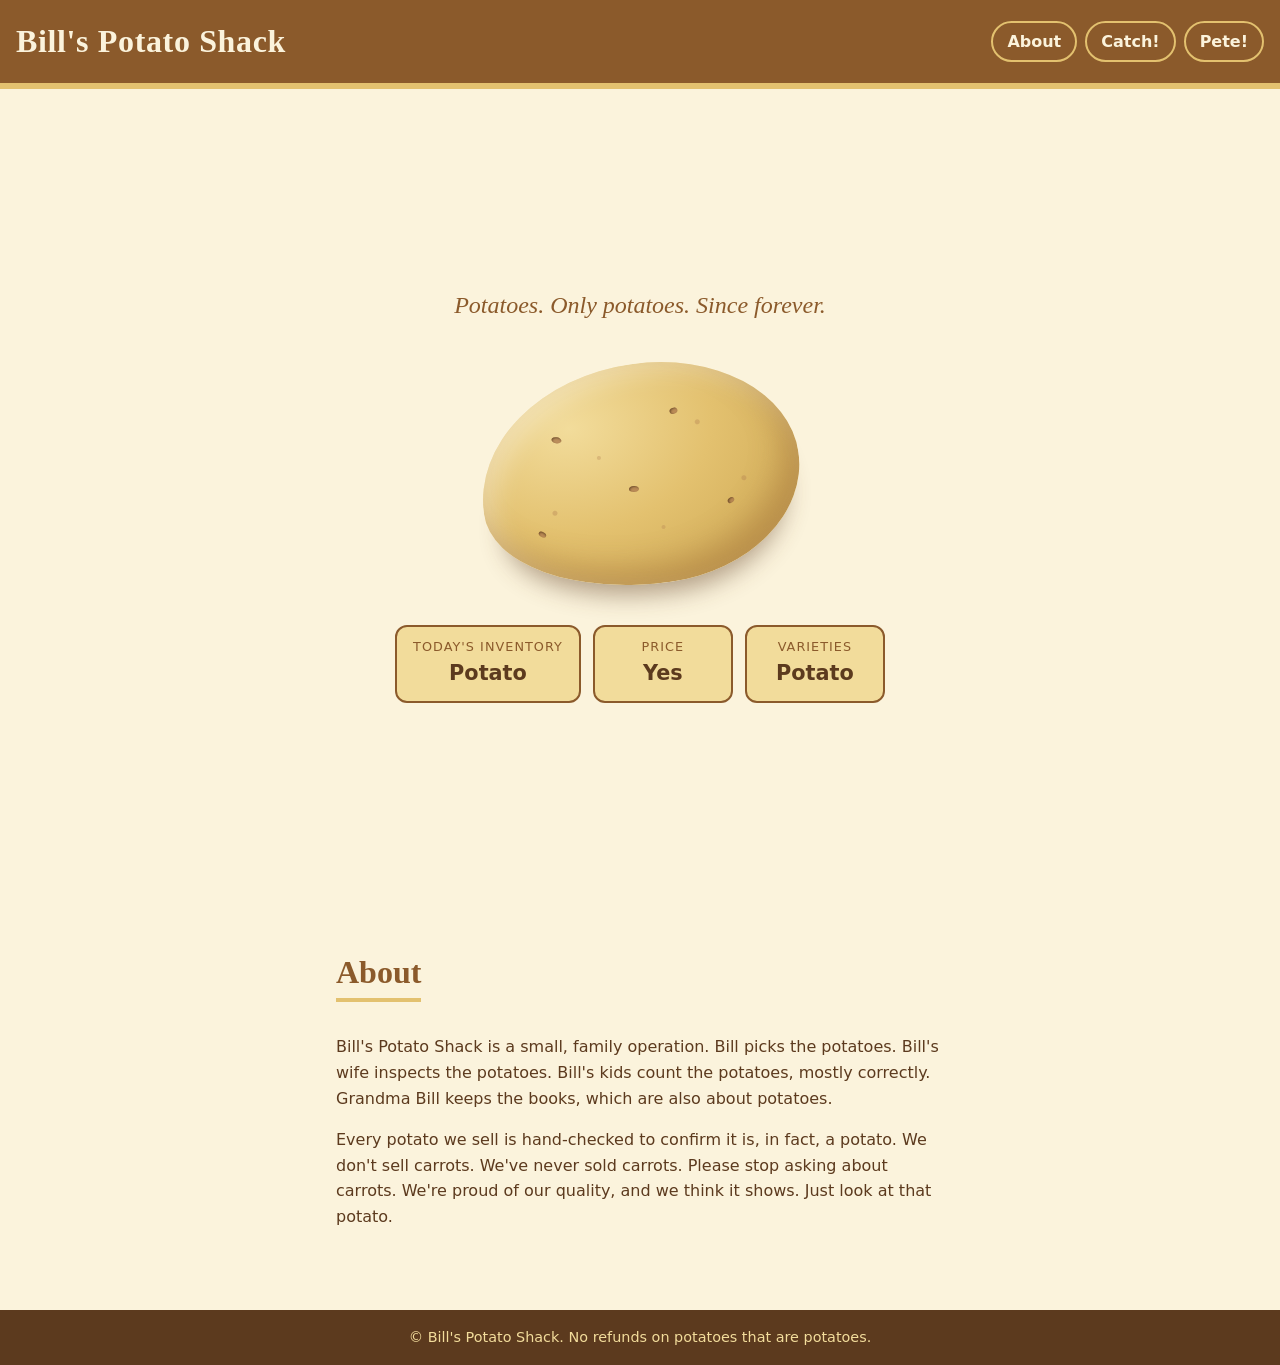
<file: index.html>
<!doctype html>
<html lang="en">
<head>
  <meta charset="utf-8">
  <meta name="viewport" content="width=device-width, initial-scale=1">
  <title>Bill's Potato Shack</title>
  <meta name="description" content="Bill's Potato Shack. We sell potatoes. Only potatoes. Proudly family-run.">
  <meta name="theme-color" content="#E3C16F">
  <link rel="icon" href="data:image/svg+xml,<svg xmlns='http://www.w3.org/2000/svg' viewBox='0 0 100 100'><text y='.9em' font-size='90'>🥔</text></svg>">
  <link rel="stylesheet" href="style.css?v=4">
</head>
<body>
  <header class="site-header">
    <a class="wordmark" href="#top">Bill's Potato Shack</a>
    <nav><a href="#about">About</a><a href="catch/index.html">Catch!</a><a href="pete/index.html">Pete!</a></nav>
  </header>

  <main id="top">
    <section class="hero">
      <p class="tagline">Potatoes. Only potatoes. Since forever.</p>

      <div class="potato" role="img" aria-label="A Yukon Gold potato">
        <span class="eye e1"></span>
        <span class="eye e2"></span>
        <span class="eye e3"></span>
        <span class="eye e4"></span>
        <span class="eye e5"></span>
      </div>

      <dl class="inventory">
        <div><dt>Today's Inventory</dt><dd>Potato</dd></div>
        <div><dt>Price</dt><dd>Yes</dd></div>
        <div><dt>Varieties</dt><dd>Potato</dd></div>
      </dl>
    </section>

    <section id="about" class="about">
      <h2>About</h2>
      <p>
        Bill's Potato Shack is a small, family operation. Bill picks the potatoes.
        Bill's wife inspects the potatoes. Bill's kids count the potatoes, mostly correctly.
        Grandma Bill keeps the books, which are also about potatoes.
      </p>
      <p>
        Every potato we sell is hand-checked to confirm it is, in fact, a potato.
        We don't sell carrots. We've never sold carrots. Please stop asking about carrots.
        We're proud of our quality, and we think it shows. Just look at that potato.
      </p>
    </section>
  </main>

  <footer class="site-footer">
    <p>&copy; Bill's Potato Shack. No refunds on potatoes that are potatoes.</p>
  </footer>
</body>
</html>
</file>
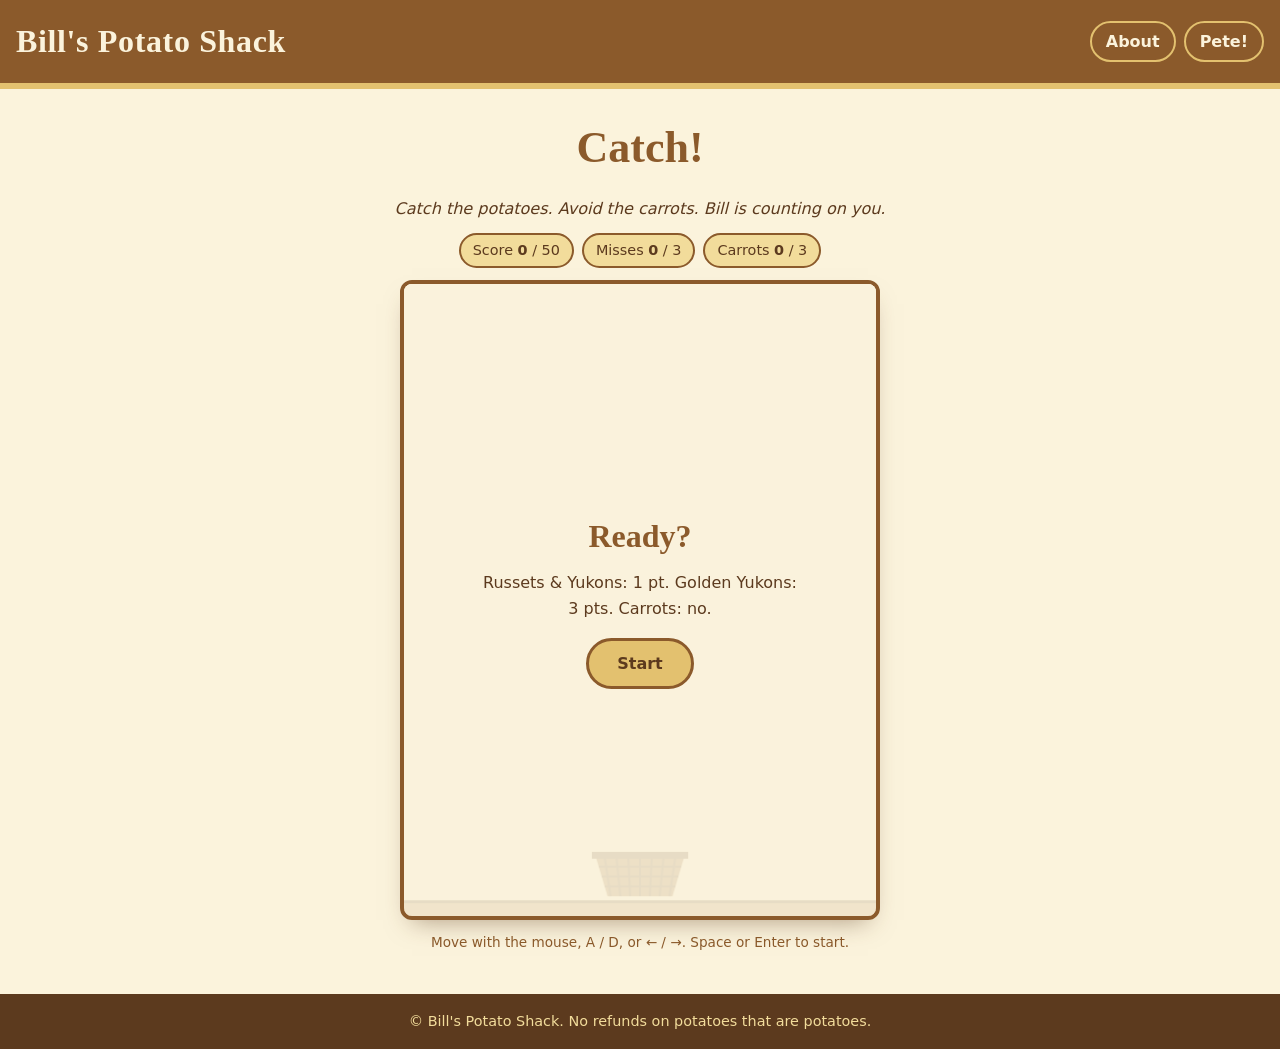
<file: catch/index.html>
<!doctype html>
<html lang="en">
<head>
  <meta charset="utf-8">
  <meta name="viewport" content="width=device-width, initial-scale=1">
  <title>Catch | Bill's Potato Shack</title>
  <meta name="description" content="Catch potatoes. Avoid carrots. A Bill's Potato Shack game.">
  <meta name="theme-color" content="#E3C16F">
  <link rel="icon" href="data:image/svg+xml,<svg xmlns='http://www.w3.org/2000/svg' viewBox='0 0 100 100'><text y='.9em' font-size='90'>�</text></svg>">
  <link rel="stylesheet" href="../style.css?v=4">
  <script src="game.js?v=3" defer></script>
</head>
<body>
  <header class="site-header">
    <a class="wordmark" href="../index.html">Bill's Potato Shack</a>
    <nav><a href="../#about">About</a><a href="../pete/index.html">Pete!</a></nav>
  </header>

  <main class="catch">
    <h1>Catch!</h1>
    <p class="catch-intro">Catch the potatoes. Avoid the carrots. Bill is counting on you.</p>

    <div class="hud" aria-live="polite">
      <span>Score <b id="score">0</b> / 50</span>
      <span>Misses <b id="misses">0</b> / 3</span>
      <span>Carrots <b id="carrots">0</b> / 3</span>
    </div>

    <div class="stage">
      <canvas id="game" aria-label="Catch game: move the basket to catch falling potatoes and avoid carrots"></canvas>
      <div class="overlay" id="overlay">
        <p class="overlay-title" id="overlay-title">Ready?</p>
        <p class="overlay-text" id="overlay-text">Russets &amp; Yukons: 1 pt. Golden Yukons: 3 pts. Carrots: no.</p>
        <button type="button" id="start">Start</button>
      </div>
    </div>

    <p class="controls-hint">
      <span class="hint-desktop">Move with the mouse, A / D, or &larr; / &rarr;. Space or Enter to start.</span>
      <span class="hint-touch">Drag anywhere on the field to move the basket.</span>
    </p>
  </main>

  <footer class="site-footer">
    <p>&copy; Bill's Potato Shack. No refunds on potatoes that are potatoes.</p>
  </footer>
</body>
</html>
</file>
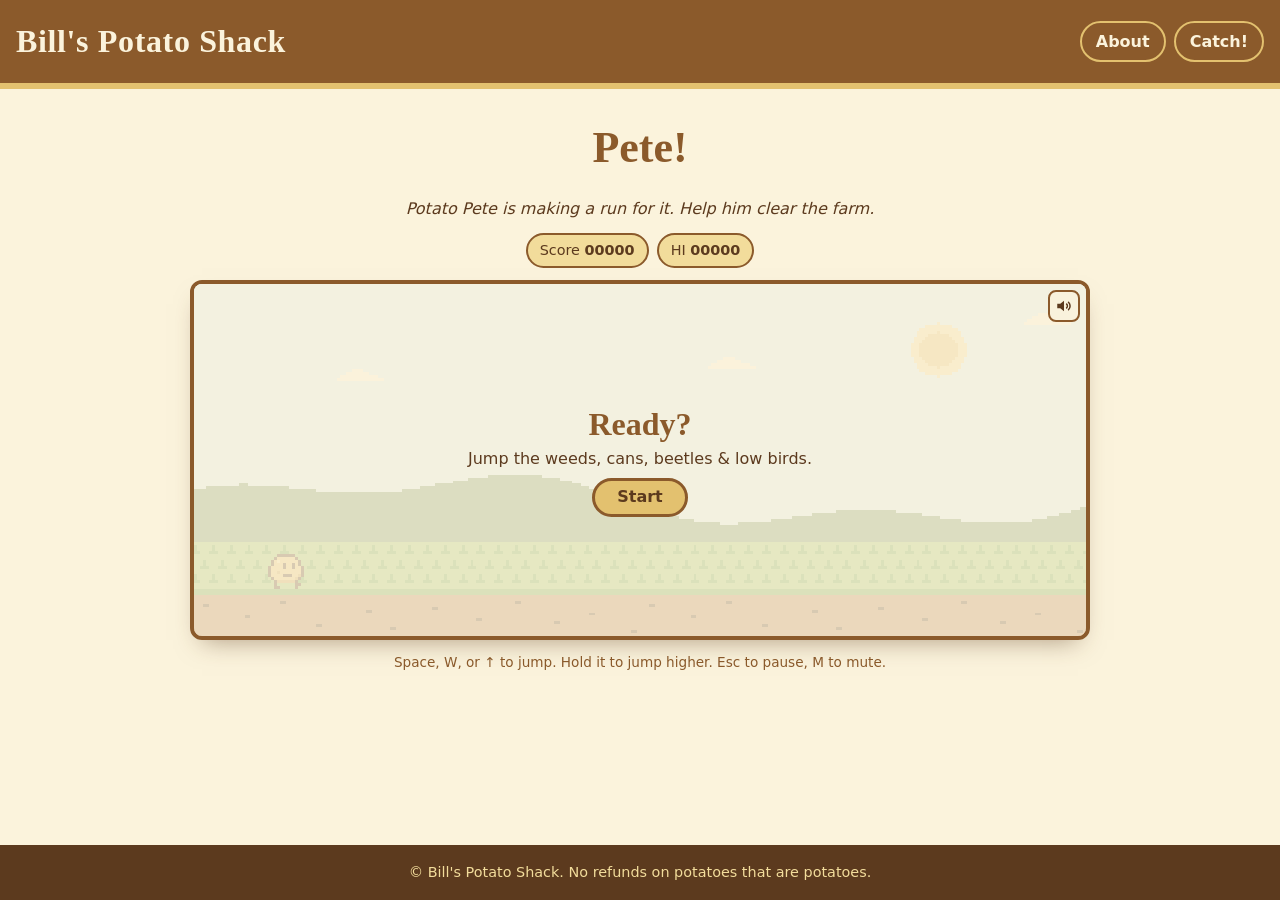
<file: pete/index.html>
<!doctype html>
<html lang="en">
<head>
  <meta charset="utf-8">
  <meta name="viewport" content="width=device-width, initial-scale=1">
  <title>Pete | Bill's Potato Shack</title>
  <meta name="description" content="Potato Pete is making a run for it. A Bill's Potato Shack game.">
  <meta name="theme-color" content="#E3C16F">
  <link rel="icon" href="data:image/svg+xml,<svg xmlns='http://www.w3.org/2000/svg' viewBox='0 0 100 100'><text y='.9em' font-size='90'>🥔</text></svg>">
  <link rel="stylesheet" href="../style.css?v=6">
  <script src="game.js?v=8" defer></script>
</head>
<body>
  <header class="site-header">
    <a class="wordmark" href="../index.html">Bill's Potato Shack</a>
    <nav><a href="../#about">About</a><a href="../catch/index.html">Catch!</a></nav>
  </header>

  <main class="game-page">
    <h1>Pete!</h1>
    <p class="game-intro">Potato Pete is making a run for it. Help him clear the farm.</p>

    <div class="hud" aria-live="off">
      <span>Score <b id="score">00000</b></span>
      <span>HI <b id="hi">00000</b></span>
    </div>

    <div class="stage pete-stage">
      <canvas id="game" aria-label="Pete game: jump Potato Pete over weeds, herbicide cans, beetles and low-flying birds"></canvas>
      <button type="button" class="pause-btn" id="pause" aria-label="Pause" hidden></button>
      <div class="overlay" id="overlay">
        <p class="overlay-title" id="overlay-title">Ready?</p>
        <p class="overlay-text" id="overlay-text">Jump the weeds, cans, beetles &amp; low birds.</p>
        <button type="button" id="start">Start</button>
      </div>
      <button type="button" class="mute-btn" id="mute" aria-label="Mute sound" aria-pressed="false">
        <svg viewBox="0 0 24 24" width="18" height="18" aria-hidden="true" focusable="false">
          <path d="M3 9h4l5-4v14l-5-4H3z" fill="currentColor"/>
          <g class="mute-on" fill="none" stroke="currentColor" stroke-width="2" stroke-linecap="round">
            <path d="M15.5 9.5a3.5 3.5 0 0 1 0 5"/><path d="M18 7a7 7 0 0 1 0 10"/>
          </g>
          <g class="mute-off" fill="none" stroke="currentColor" stroke-width="2" stroke-linecap="round">
            <path d="M15 9l6 6M21 9l-6 6"/>
          </g>
        </svg>
      </button>
    </div>

    <button type="button" class="jump-btn" id="jump" aria-label="Start">Start</button>

    <p class="controls-hint">
      <span class="hint-desktop">Space, W, or &uarr; to jump. Hold it to jump higher. Esc to pause, M to mute.</span>
      <span class="hint-touch">Tap Jump (or the field) to jump. Hold to jump higher. Tap &#10074;&#10074; to pause.</span>
    </p>
  </main>

  <footer class="site-footer">
    <p>&copy; Bill's Potato Shack. No refunds on potatoes that are potatoes.</p>
  </footer>
</body>
</html>
</file>
<file: style.css>
:root {
  /* Yukon Gold skin */
  --yukon: #E3C16F;
  --yukon-light: #F2DC9B;
  --yukon-dark: #C9A24D;
  /* Russet skin */
  --russet: #8B5A2B;
  --russet-light: #B07D4F;
  --russet-dark: #5C3A1E;
  /* Potato flesh */
  --cream: #FBF3DC;
  /* The enemy */
  --carrot: #ED7D31;
  --carrot-top: #5B8C2A;
  /* Farmland (Pete) */
  --leaf: #6BA34A;
  --leaf-light: #9CC46A;
  --leaf-dark: #3F6E2A;
  --sky-day: #D9EEF2;
  --sky-night: #46507A;
  --arid: #D9B97A;
  --arid-dark: #A07C45;
  --poison: #B23A3A;
}

*, *::before, *::after { box-sizing: border-box; }

html { scroll-behavior: smooth; }

body {
  margin: 0;
  min-height: 100svh;
  display: flex;
  flex-direction: column;
  background: var(--cream);
  color: var(--russet-dark);
  font-family: system-ui, -apple-system, "Segoe UI", Roboto, sans-serif;
  line-height: 1.6;
}

a { color: var(--russet); }
a:hover, a:focus-visible { color: var(--russet-dark); }

/* Header */
.site-header {
  display: flex;
  flex-wrap: wrap;
  gap: 8px 24px;
  align-items: center;
  justify-content: space-between;
  padding: 16px;
  background: var(--russet);
  border-bottom: 6px solid var(--yukon);
}
.site-header a { color: var(--cream); text-decoration: none; }
.wordmark {
  font-family: Georgia, "Times New Roman", serif;
  font-size: clamp(1.4rem, 5vw, 2rem);
  font-weight: 700;
  letter-spacing: .02em;
}
.site-header nav { display: flex; gap: 8px; }
.site-header nav a {
  font-weight: 600;
  padding: 6px 14px;
  border: 2px solid var(--yukon);
  border-radius: 999px;
}
.site-header nav a:hover,
.site-header nav a:focus-visible { background: var(--yukon); color: var(--russet-dark); }

main { flex: 1; }

/* Hero */
.hero {
  min-height: calc(100svh - 90px);
  display: flex;
  flex-direction: column;
  align-items: center;
  justify-content: center;
  gap: 40px;
  padding: 32px 16px;
  text-align: center;
}
.tagline {
  margin: 0;
  font-family: Georgia, "Times New Roman", serif;
  font-style: italic;
  font-size: clamp(1.1rem, 4vw, 1.5rem);
  color: var(--russet);
}

/* The potato */
.potato {
  position: relative;
  width: min(70vw, 320px);
  aspect-ratio: 1.45;
  border-radius: 52% 48% 45% 55% / 58% 50% 50% 42%;
  background:
    radial-gradient(circle at 22% 62%, rgba(176,125,79,.35) 0 2px, transparent 3px),
    radial-gradient(circle at 70% 30%, rgba(176,125,79,.35) 0 2px, transparent 3px),
    radial-gradient(circle at 55% 75%, rgba(176,125,79,.3) 0 1.5px, transparent 2.5px),
    radial-gradient(circle at 38% 40%, rgba(176,125,79,.3) 0 1.5px, transparent 2.5px),
    radial-gradient(circle at 82% 58%, rgba(176,125,79,.35) 0 2px, transparent 3px),
    radial-gradient(ellipse at 30% 25%, var(--yukon-light) 0%, var(--yukon) 45%, var(--yukon-dark) 100%);
  box-shadow:
    inset -14px -18px 30px rgba(139,90,43,.35),
    inset 10px 10px 24px rgba(255,255,255,.35),
    0 28px 24px -18px rgba(92,58,30,.45);
  transform: rotate(-8deg);
  animation: wobble 4s ease-in-out infinite;
}
.eye {
  position: absolute;
  width: 10px;
  height: 6px;
  border-radius: 50%;
  background: var(--russet-light);
  box-shadow: inset 1px 1px 2px var(--russet-dark);
  opacity: .8;
}
.e1 { top: 28%; left: 24%; transform: rotate(20deg); }
.e2 { top: 22%; left: 62%; transform: rotate(-15deg); width: 8px; }
.e3 { top: 55%; left: 46%; transform: rotate(5deg); }
.e4 { top: 66%; left: 76%; transform: rotate(-30deg); width: 7px; height: 5px; }
.e5 { top: 70%; left: 16%; transform: rotate(40deg); width: 8px; height: 5px; }

@keyframes wobble {
  0%, 100% { transform: rotate(-8deg) translateY(0); }
  50% { transform: rotate(-5deg) translateY(-6px); }
}

/* Inventory */
.inventory {
  display: flex;
  flex-wrap: wrap;
  justify-content: center;
  gap: 12px;
  margin: 0;
}
.inventory div {
  min-width: 140px;
  padding: 10px 16px;
  background: var(--yukon-light);
  border: 2px solid var(--russet);
  border-radius: 12px;
}
.inventory dt {
  font-size: .8rem;
  text-transform: uppercase;
  letter-spacing: .08em;
  color: var(--russet);
}
.inventory dd {
  margin: 0;
  font-size: 1.3rem;
  font-weight: 700;
}

/* About */
.about {
  max-width: 640px;
  margin: 0 auto;
  padding: 48px 16px 64px;
  scroll-margin-top: 16px;
}
.about h2 {
  font-family: Georgia, "Times New Roman", serif;
  font-size: 2rem;
  color: var(--russet);
  border-bottom: 4px solid var(--yukon);
  display: inline-block;
  margin: 0 0 16px;
}

/* Footer */
.site-footer {
  padding: 16px;
  text-align: center;
  font-size: .9rem;
  background: var(--russet-dark);
  color: var(--yukon-light);
}
.site-footer p { margin: 0; }

/* Games (Catch, Pete) */
.catch, .game-page {
  display: flex;
  flex-direction: column;
  align-items: center;
  gap: 12px;
  padding: 24px 16px 40px;
  text-align: center;
}
.catch h1, .game-page h1 {
  margin: 0;
  font-family: Georgia, "Times New Roman", serif;
  font-size: clamp(2rem, 8vw, 2.75rem);
  color: var(--russet);
}
.catch-intro, .game-intro { margin: 0; font-style: italic; }
.hud {
  display: flex;
  flex-wrap: wrap;
  justify-content: center;
  gap: 8px;
  font-size: .9rem;
}
.hud span {
  padding: 4px 12px;
  background: var(--yukon-light);
  border: 2px solid var(--russet);
  border-radius: 999px;
}
.stage {
  position: relative;
  /* Fit the whole 3:4 field (plus the HUD above it) within the screen height. */
  width: min(100%, 480px, calc((100svh - 72px) * 3 / 4));
  aspect-ratio: 3 / 4;
  border: 4px solid var(--russet);
  border-radius: 12px;
  overflow: hidden;
  box-shadow: 0 12px 24px -12px rgba(92,58,30,.5);
  user-select: none;
  -webkit-user-select: none;
  -webkit-touch-callout: none;
  -webkit-tap-highlight-color: transparent;
}
.stage canvas {
  display: block;
  width: 100%;
  height: 100%;
  touch-action: none;
}
@media (hover: hover) and (pointer: fine) {
  .stage canvas { cursor: none; }
}
.overlay {
  position: absolute;
  inset: 0;
  display: flex;
  flex-direction: column;
  align-items: center;
  justify-content: center;
  gap: 8px;
  padding: 16px;
  background: rgba(251,243,220,.88);
}
.overlay[hidden] { display: none; }
.overlay-title {
  margin: 0;
  font-family: Georgia, "Times New Roman", serif;
  font-size: 2rem;
  font-weight: 700;
  color: var(--russet);
}
.overlay-text { margin: 0 0 8px; max-width: 32ch; }
.overlay button {
  font: inherit;
  font-weight: 700;
  padding: 10px 28px;
  color: var(--russet-dark);
  background: var(--yukon);
  border: 3px solid var(--russet);
  border-radius: 999px;
  cursor: pointer;
}
.overlay button:hover,
.overlay button:focus-visible { background: var(--yukon-light); }
/* Pete: wide, pixelated stage */
.stage.pete-stage {
  width: min(100%, 900px);
  aspect-ratio: 5 / 2;
}
.stage.pete-stage canvas {
  image-rendering: -moz-crisp-edges;
  image-rendering: crisp-edges;
  image-rendering: pixelated;
  cursor: pointer;
}
.pete-stage .overlay {
  gap: 4px;
  padding: 8px;
  line-height: 1.3;
  background: rgba(251,243,220,.78);
}
.pete-stage .overlay-title { font-size: clamp(1.2rem, 5vw, 2rem); }
.pete-stage .overlay-text { margin: 0 0 4px; max-width: 48ch; font-size: clamp(.8rem, 2.5vw, 1rem); }
.pete-stage .overlay button { padding: 6px 22px; }
/* Pause button: touch devices only (desktop uses Esc). Sits above Pete. */
.pause-btn {
  position: absolute;
  top: 6px;
  left: 6px;
  width: 32px;
  height: 32px;
  display: none;
  align-items: center;
  justify-content: center;
  gap: 5px;
  padding: 0;
  background: rgba(251,243,220,.85);
  border: 2px solid var(--russet);
  border-radius: 8px;
  cursor: pointer;
}
.pause-btn::before,
.pause-btn::after {
  content: "";
  width: 5px;
  height: 14px;
  background: var(--russet-dark);
}
@media (hover: none), (pointer: coarse) {
  .pause-btn:not([hidden]) { display: flex; }
}
/* Mute toggle: top right of the Pete field, always available (even over the overlay). */
.mute-btn {
  position: absolute;
  top: 6px;
  right: 6px;
  z-index: 1;
  width: 32px;
  height: 32px;
  display: flex;
  align-items: center;
  justify-content: center;
  padding: 0;
  color: var(--russet-dark);
  background: rgba(251,243,220,.85);
  border: 2px solid var(--russet);
  border-radius: 8px;
  cursor: pointer;
}
.mute-btn:hover,
.mute-btn:focus-visible { background: var(--yukon-light); }
.mute-btn .mute-off,
.mute-btn[aria-pressed="true"] .mute-on { display: none; }
.mute-btn[aria-pressed="true"] .mute-off { display: inline; }
/* Jump button: touch devices only, below the Pete field so thumbs don't block the view. */
.jump-btn {
  display: none;
  width: min(100%, 360px);
  min-height: 64px;
  font: inherit;
  font-size: 1.4rem;
  font-weight: 700;
  letter-spacing: .05em;
  text-transform: uppercase;
  color: var(--russet-dark);
  background: var(--yukon);
  border: 4px solid var(--russet);
  border-radius: 999px;
  box-shadow: 0 6px 0 var(--russet-dark);
  cursor: pointer;
  touch-action: none;
  user-select: none;
  -webkit-user-select: none;
  -webkit-touch-callout: none;
  -webkit-tap-highlight-color: transparent;
}
.jump-btn:active {
  background: var(--yukon-light);
  box-shadow: 0 2px 0 var(--russet-dark);
  transform: translateY(4px);
}
@media (hover: none), (pointer: coarse) {
  .jump-btn { display: block; }
}
.controls-hint { margin: 0; font-size: .85rem; color: var(--russet); }
.hint-touch { display: none; }
@media (hover: none), (pointer: coarse) {
  .hint-touch { display: inline; }
  .hint-desktop { display: none; }
}

@media (prefers-reduced-motion: reduce) {
  html { scroll-behavior: auto; }
  .potato { animation: none; }
}
</file>
